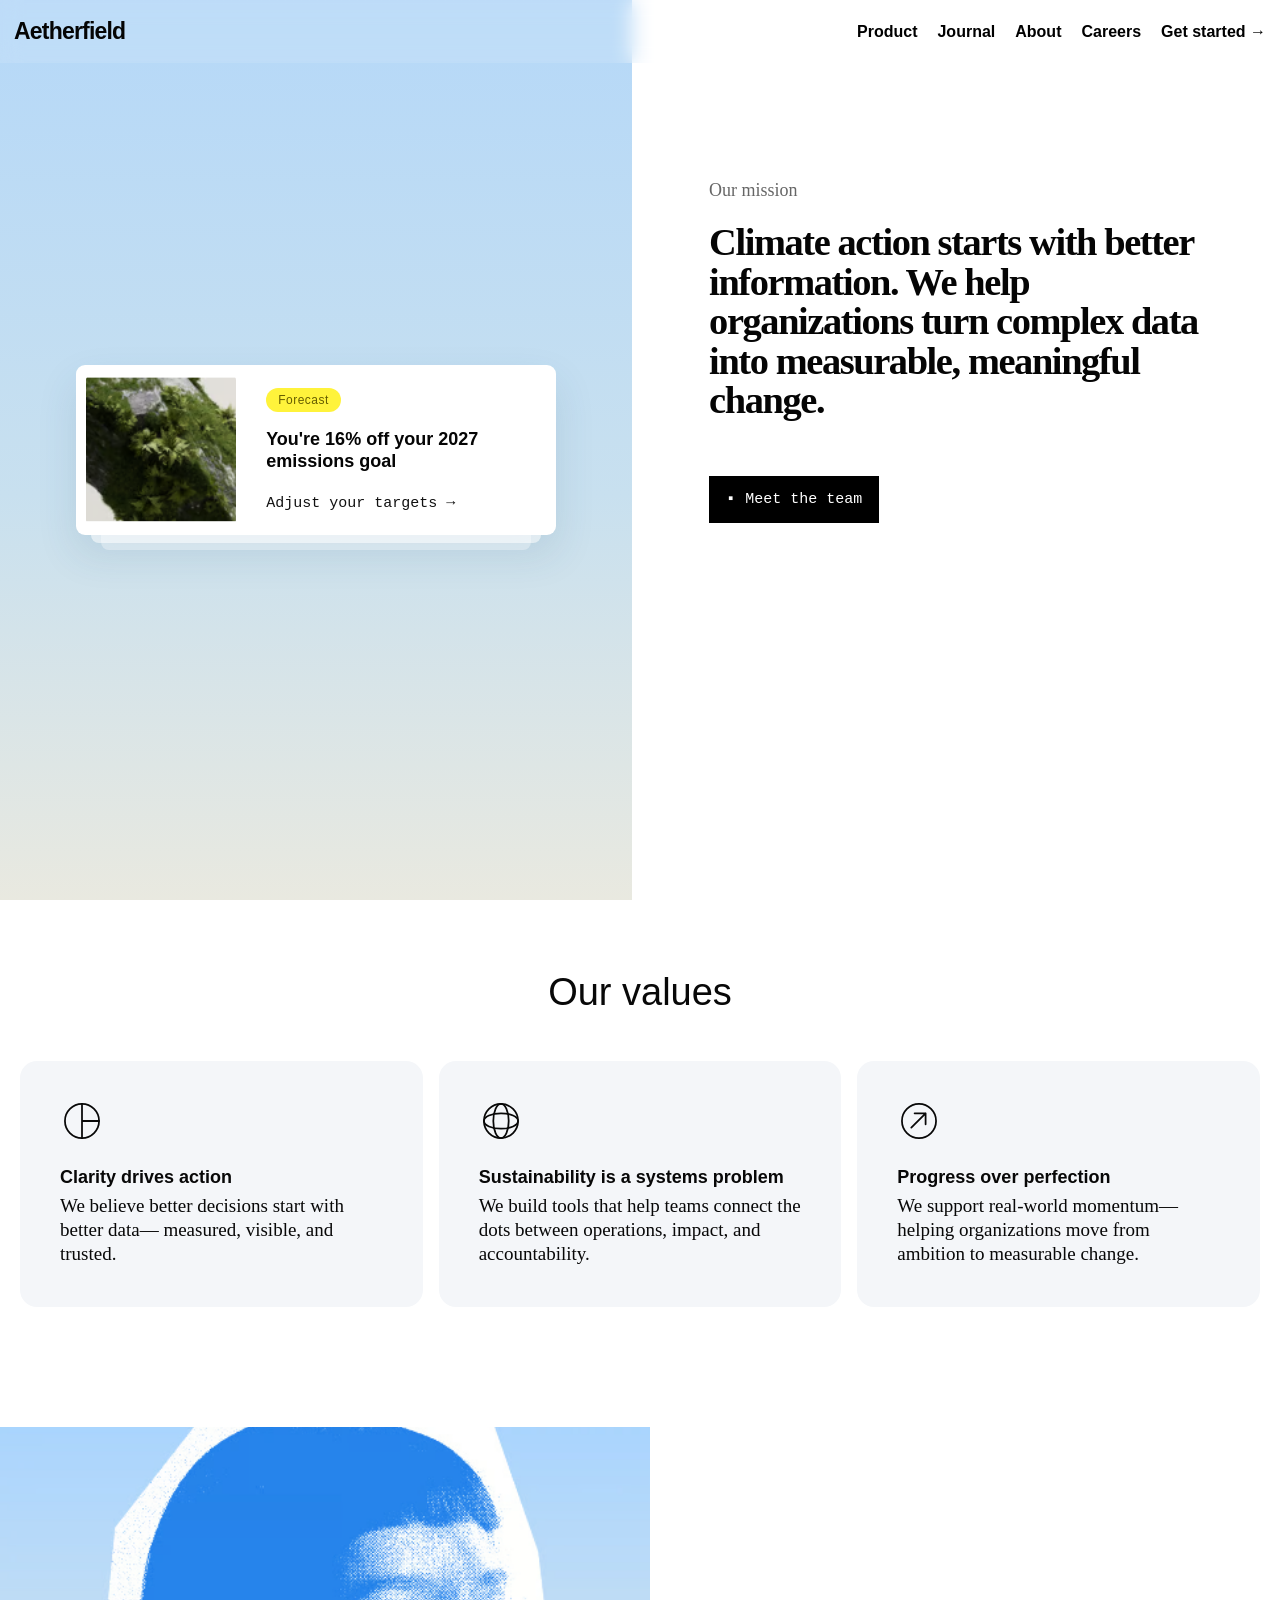
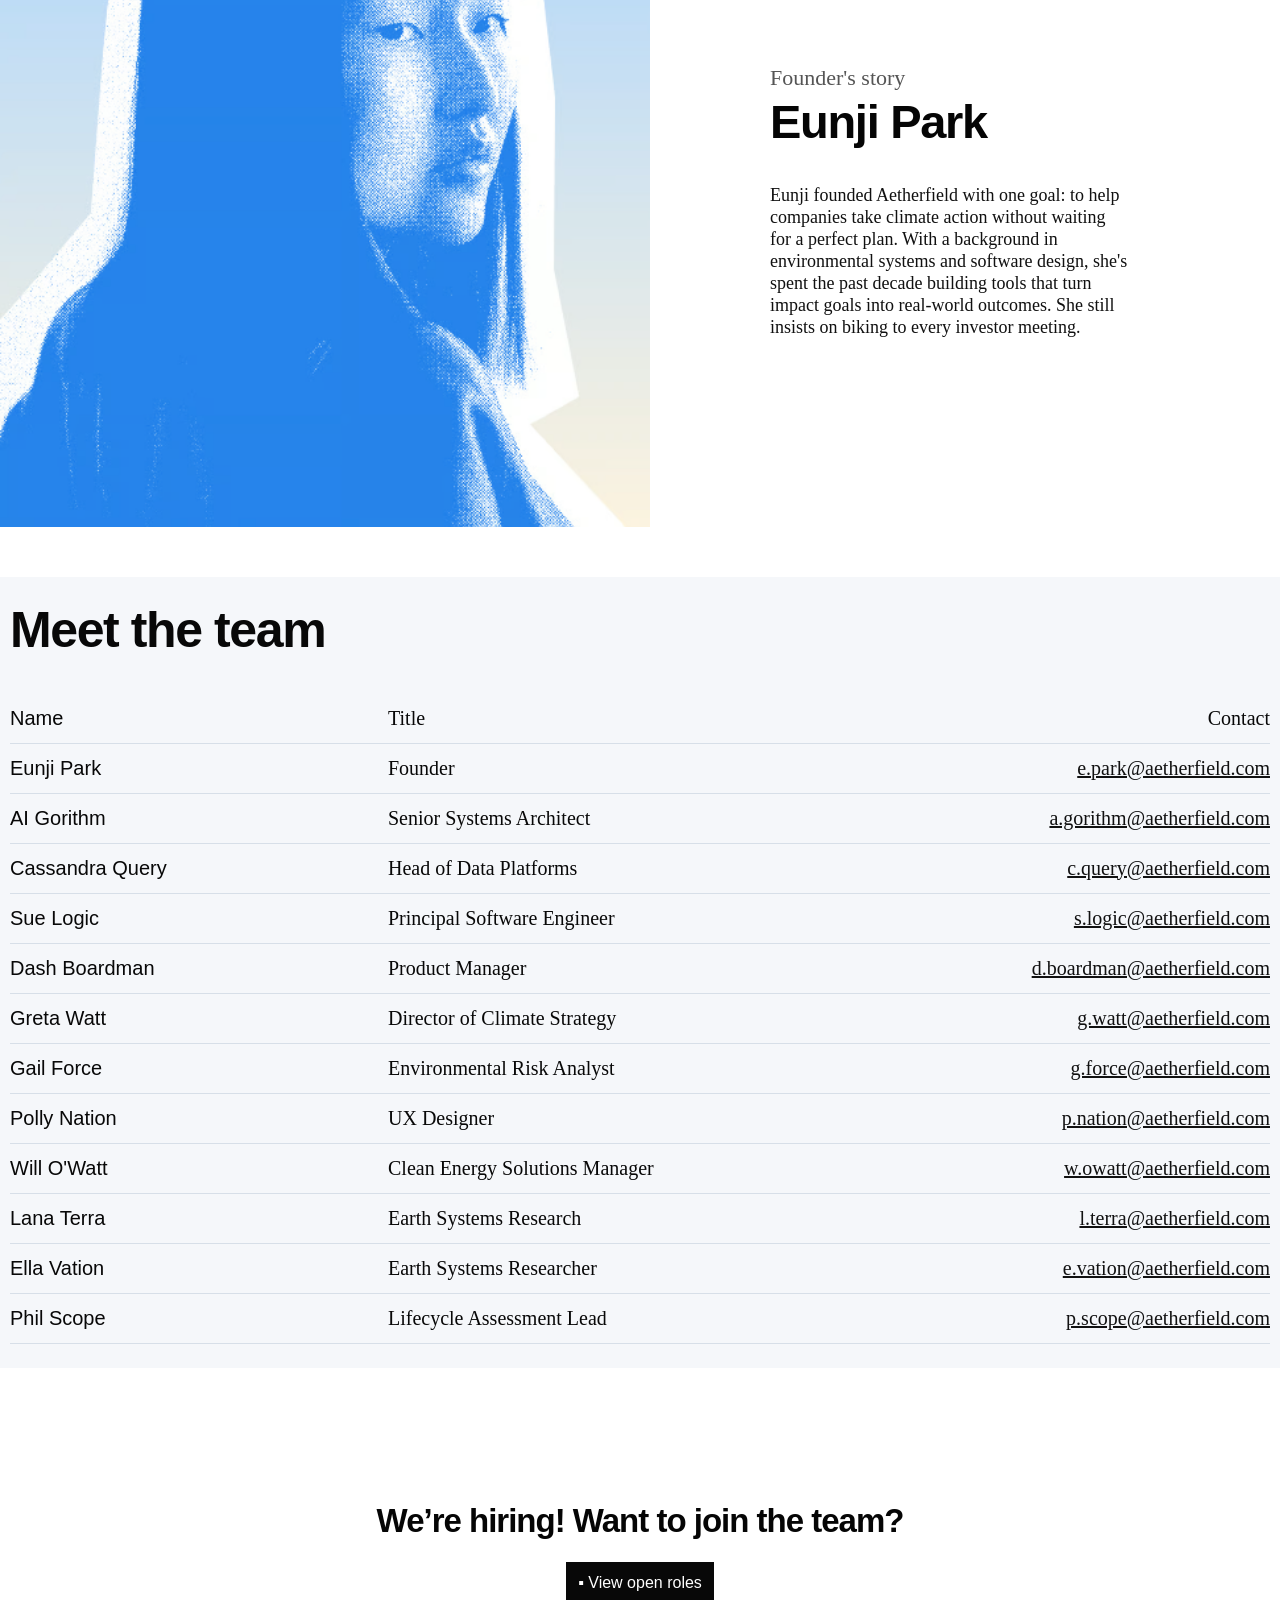
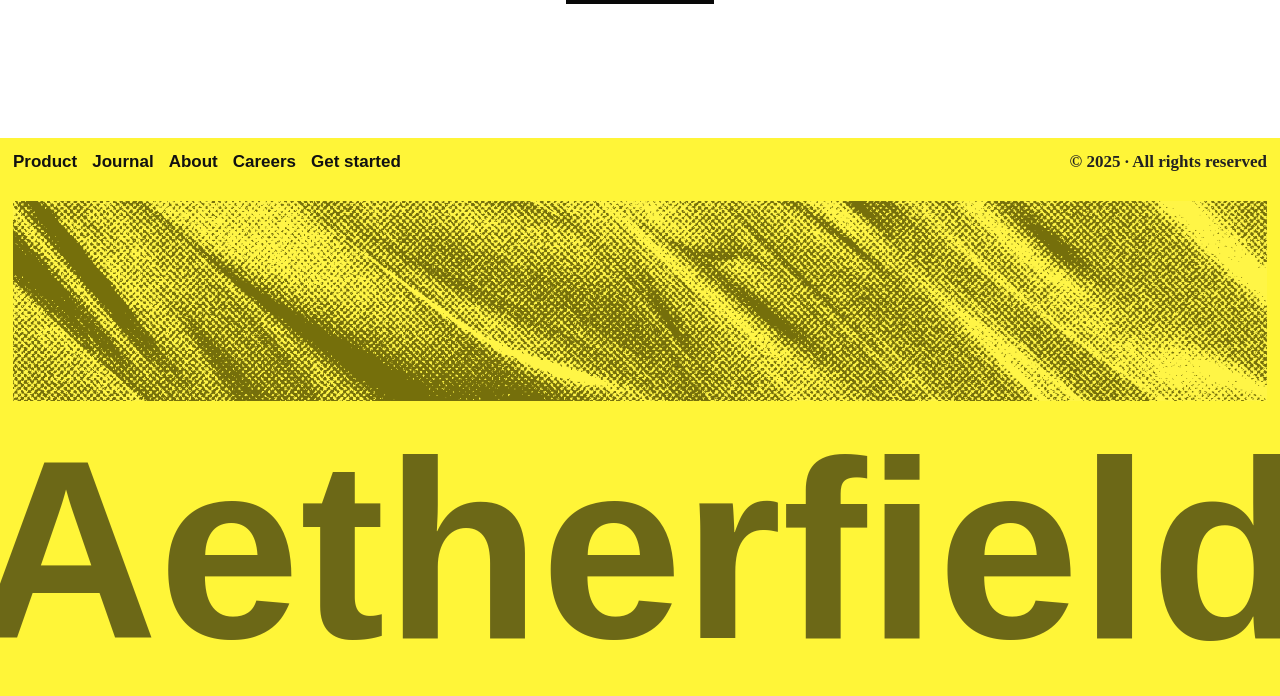
<file: about.html>
<!doctype html>
<html lang="en">
  <head>
    <meta charset="UTF-8" />
    <meta name="viewport" content="width=device-width, initial-scale=1.0" />

    <title>Aetherfield | About</title>

    <!-- Existing website styles -->
    <link rel="stylesheet" href="style.css" />

    <!-- Styles for the about page -->
    <link rel="stylesheet" href="about.css" />
  </head>
  <body>
<header class="header">
      <div class="header-container">
        <div class="logo">Aetherfield</div>
        <input type="checkbox" id="menu-toggle" class="menu-toggle" />

        <label for="menu-toggle" class="hamburger">
          <span></span>
          <span></span>
          <span></span>
        </label> 
        <nav class="nav-button">
          <a href="index.html">Product</a>
          <a href="journal.html">Journal</a>
          <a href="about.html">About</a>
          <a href="career.html">Careers</a>
          <a href="#">Get started →</a>
        </nav>
    </header>
    
    <main class="about-page">
      <section class="about-hero">
        <!-- LEFT SIDE -->
        <div class="hero-BG">
            <div class="impact-card">
                 <img src="images.css/stone-grass.PNG">
                 <div class="impact-info">
                    <span class="status">Forecast</span>

        <h3>
          You're 16% off your 2027 emissions goal
        </h3>

        <a href="#product">Adjust your targets →</a>
                 </div>

            </div>
          
        </div>


         <!-- RIGHT SIDE -->

         <div class="hero-content">

    <span class="eyebrow">Our mission</span>

    <h1>
      Climate action starts with better information.
      We help organizations turn complex data into
      measurable, meaningful change.
    </h1>

    <a href="#team" class="hero-button">
      <span>▪</span> Meet the team
    </a>

  </div>

      </section>



<section class="our-values">
    <h2>Our values</h2>

    <div class="values-grid">

        <div class="value-card">
            <div class="value-icon">
                <svg viewBox="0 0 40 40" fill="none">
                    <circle cx="20" cy="20" r="15.5"
                        stroke="currentColor" stroke-width="1.6"/>
                    <path d="M20 4.5V35.5M20 20H35.5"
                        stroke="currentColor" stroke-width="1.6"/>
                </svg>
            </div>

            <h3>Clarity drives action</h3>
            <p>
                We believe better decisions start with better data—
                measured, visible, and trusted.
            </p>
        </div>

        <div class="value-card">
            <div class="value-icon">
                <svg viewBox="0 0 40 40" fill="none">
                    <circle cx="20" cy="20" r="15.5"
                        stroke="currentColor" stroke-width="1.6"/>
                    <ellipse cx="20" cy="20" rx="7" ry="15.5"
                        stroke="currentColor" stroke-width="1.6"/>
                    <ellipse cx="20" cy="20" rx="15.5" ry="7"
                        stroke="currentColor" stroke-width="1.6"/>
                </svg>
            </div>

            <h3>Sustainability is a systems problem</h3>
            <p>
                We build tools that help teams connect the dots
                between operations, impact, and accountability.
            </p>
        </div>

        <div class="value-card">
            <div class="value-icon">
                <svg viewBox="0 0 40 40" fill="none">
                    <circle cx="20" cy="20" r="15.5"
                        stroke="currentColor" stroke-width="1.6"/>
                    <path d="M13 26L26 13M16 13H26V23"
                        stroke="currentColor" stroke-width="1.6"/>
                </svg>
            </div>

            <h3>Progress over perfection</h3>
            <p>
                We support real-world momentum—helping
                organizations move from ambition to measurable change.
            </p>
        </div>

    </div>
</section>


<section class="founder-section">

    <!-- Left: Founder portrait -->
    <div class="founder-visual">
        <img
            src="images.css/founder.PNG"
            alt="Portrait of founder Eunji Park"
            class="founder-image"
        >
    </div>

    <!-- Right: Founder story -->
    <div class="founder-content">
        <span class="founder-eyebrow">Founder's story</span>

        <h2>Eunji Park</h2>

        <p>
            Eunji founded Aetherfield with one goal: to help companies
            take climate action without waiting for a perfect plan.
            With a background in environmental systems and software
            design, she's spent the past decade building tools that
            turn impact goals into real-world outcomes. She still
            insists on biking to every investor meeting.
        </p>
    </div>

</section>


<section class="team-section" id="team">

    <h2 class="team-heading">Meet the team</h2>

    <div class="team-table">

        <!-- Table header -->
        <div class="team-row team-header">
            <span>Name</span>
            <span>Title</span>
            <span>Contact</span>
        </div>

        <div class="team-row">
            <span>Eunji Park</span>
            <span>Founder</span>
            <a href="mailto:e.park@aetherfield.com">e.park@aetherfield.com</a>
        </div>

        <div class="team-row">
            <span>AI Gorithm</span>
            <span>Senior Systems Architect</span>
            <a href="mailto:a.gorithm@aetherfield.com">a.gorithm@aetherfield.com</a>
        </div>

        <div class="team-row">
            <span>Cassandra Query</span>
            <span>Head of Data Platforms</span>
            <a href="mailto:c.query@aetherfield.com">c.query@aetherfield.com</a>
        </div>

        <div class="team-row">
            <span>Sue Logic</span>
            <span>Principal Software Engineer</span>
            <a href="mailto:s.logic@aetherfield.com">s.logic@aetherfield.com</a>
        </div>

        <div class="team-row">
            <span>Dash Boardman</span>
            <span>Product Manager</span>
            <a href="mailto:d.boardman@aetherfield.com">d.boardman@aetherfield.com</a>
        </div>

        <div class="team-row">
            <span>Greta Watt</span>
            <span>Director of Climate Strategy</span>
            <a href="mailto:g.watt@aetherfield.com">g.watt@aetherfield.com</a>
        </div>

        <div class="team-row">
            <span>Gail Force</span>
            <span>Environmental Risk Analyst</span>
            <a href="mailto:g.force@aetherfield.com">g.force@aetherfield.com</a>
        </div>

        <div class="team-row">
            <span>Polly Nation</span>
            <span>UX Designer</span>
            <a href="mailto:p.nation@aetherfield.com">p.nation@aetherfield.com</a>
        </div>

        <div class="team-row">
            <span>Will O'Watt</span>
            <span>Clean Energy Solutions Manager</span>
            <a href="mailto:w.owatt@aetherfield.com">w.owatt@aetherfield.com</a>
        </div>

        <div class="team-row">
            <span>Lana Terra</span>
            <span>Earth Systems Research</span>
            <a href="mailto:l.terra@aetherfield.com">l.terra@aetherfield.com</a>
        </div>

        <div class="team-row">
            <span>Ella Vation</span>
            <span>Earth Systems Researcher</span>
            <a href="mailto:e.vation@aetherfield.com">e.vation@aetherfield.com</a>
        </div>

        <div class="team-row">
            <span>Phil Scope</span>
            <span>Lifecycle Assessment Lead</span>
            <a href="mailto:p.scope@aetherfield.com">p.scope@aetherfield.com</a>
        </div>

    </div>

</section>


<section class="cta">
<div class="cta-containerr">
    <div class="cta-content">
        <h2>
            We’re hiring! Want to join the team?
        </h2>

        <a href="#" class="final-cta-button">
            <span>▪</span>
            View open roles
        </a>
    </div>
</div>
</section>

<footer class="site-footer">
   <!-- TOP FOOTER BAR -->
   <div class="footer-top">
      <nav class="footer-nav">

            <a href="#product">Product</a>

            <a href="#journal">Journal</a>

            <a href="#about">About</a>

            <a href="#careers">Careers</a>

            <a href="#contact">Get started</a>

        </nav>

        <div class="footer-copyright">
            © 2025 · All rights reserved
        </div>
   </div>

    <!-- IMAGE / TEXTURE -->
     <div class="footer-texture">
      <img src="images.css/fabric-texture.PNG">
     </div>

     <!-- HUGE-BRAND-NAME --> 
      <div class="brand-name">
         <h2>
            Aetherfield
        </h2>

      </div>
</footer>

    </main>
  </body>
    
</html>
</file>
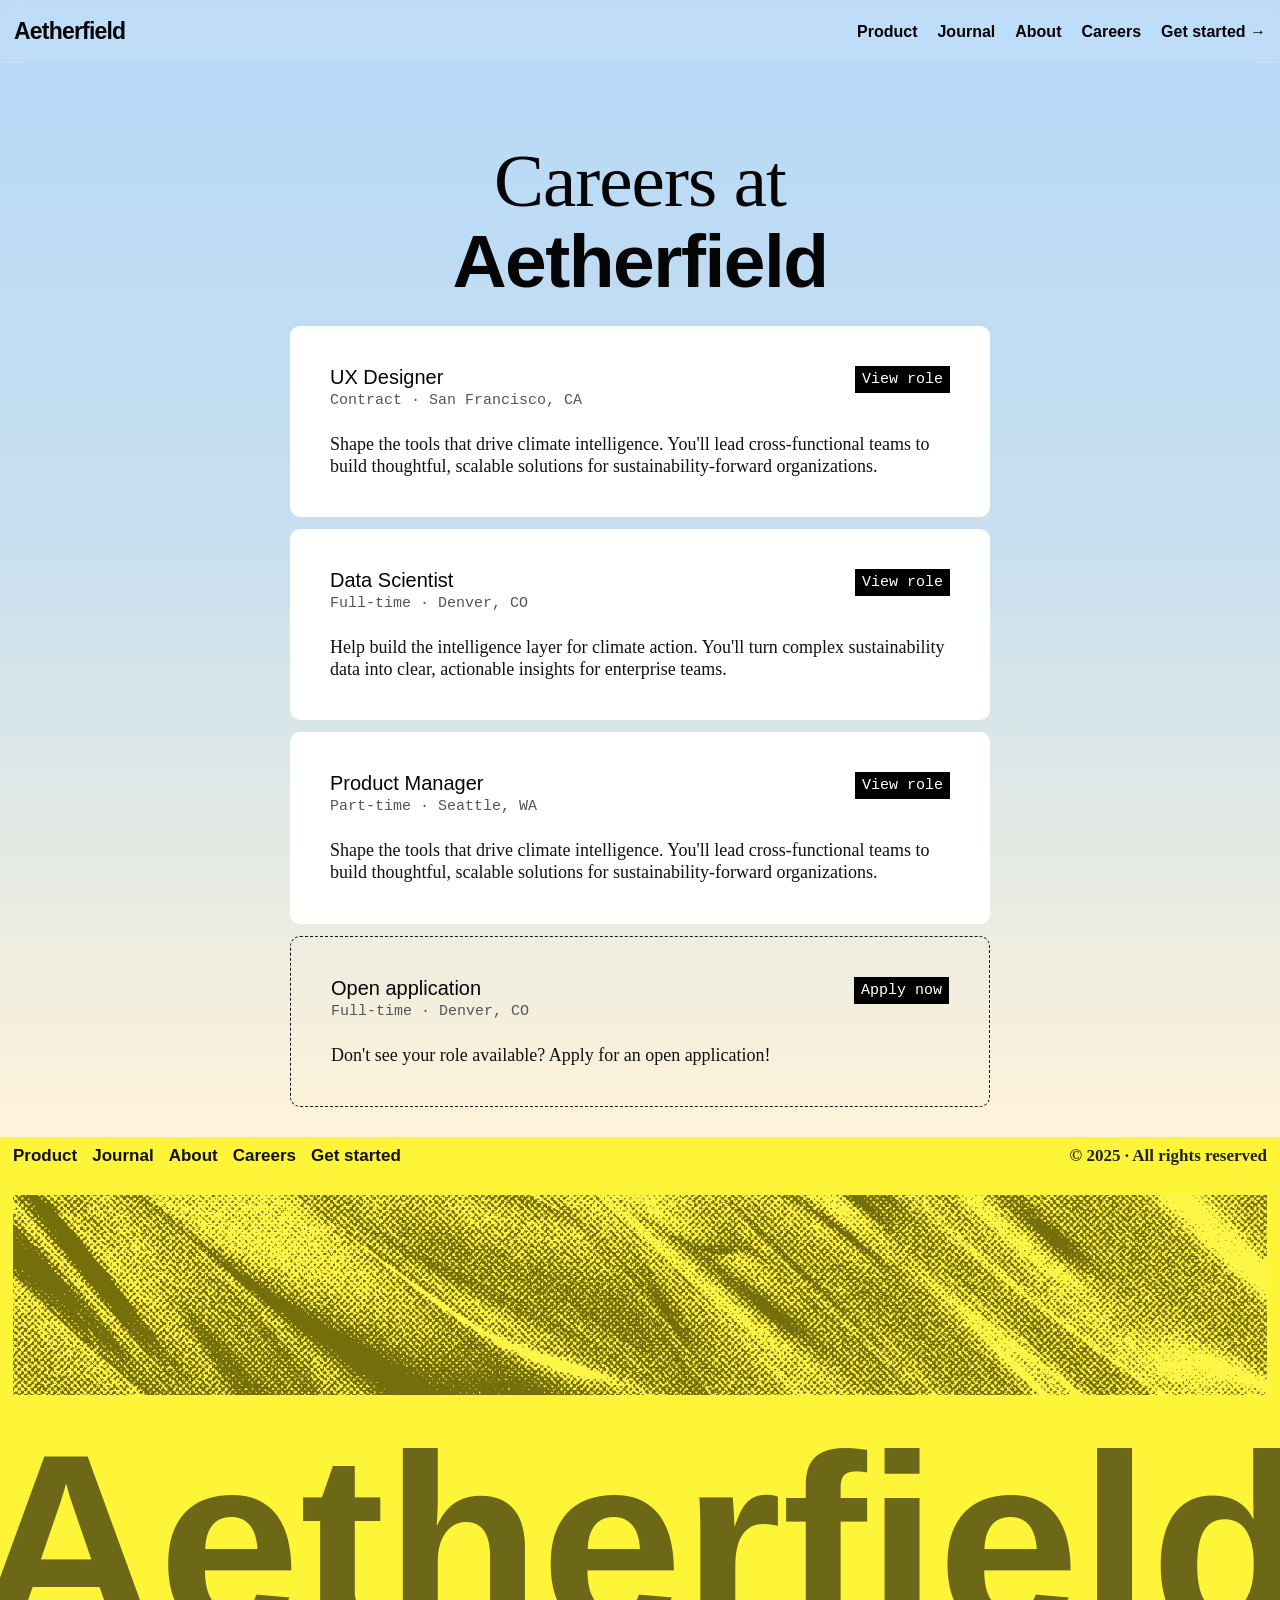
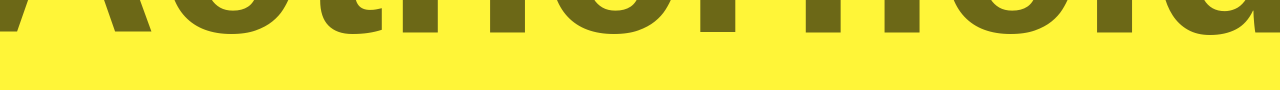
<file: career.html>
<!doctype html>
<html lang="en">
<head>
    <meta charset="UTF-8" />
    <meta name="viewport" content="width=device-width, initial-scale=1.0" />

    <title>Aetherfield | Career</title>

    <!-- Existing website styles -->
    <link rel="stylesheet" href="style.css" />

    <!-- Styles for the about page -->
    <link rel="stylesheet" href="career.css" />
  </head>
  <body>
<header class="header">
      <div class="header-container">
        <div class="logo">Aetherfield</div>
        <input type="checkbox" id="menu-toggle" class="menu-toggle" />

        <label for="menu-toggle" class="hamburger">
          <span></span>
          <span></span>
          <span></span>
        </label> 
        <nav class="nav-button">
          <a href="index.html">Product</a>
          <a href="journal.html">Journal</a>
          <a href="about.html">About</a>
          <a href="career.html">Careers</a>
          <a href="#">Get started →</a>
        </nav>
    </header>
  <body>
    
<section class="careers-section">

    <div class="careers-container">

        <h2 class="careers-heading">
            <span>Careers at</span>
            Aetherfield
        </h2>

        <!-- Job 1 -->
        <article class="job-card">
            <div class="job-top">
                <div>
                    <h3>UX Designer</h3>
                    <p class="job-meta">Contract · San Francisco, CA</p>
                </div>
                <a href="#apply" class="job-button">View role</a>
            </div>

            <p class="job-description">
                Shape the tools that drive climate intelligence.
                You'll lead cross-functional teams to build thoughtful,
                scalable solutions for sustainability-forward organizations.
            </p>
        </article>

        <!-- Job 2 -->
        <article class="job-card">
            <div class="job-top">
                <div>
                    <h3>Data Scientist</h3>
                    <p class="job-meta">Full-time · Denver, CO</p>
                </div>
                <a href="#apply" class="job-button">View role</a>
            </div>

            <p class="job-description">
                Help build the intelligence layer for climate action.
                You'll turn complex sustainability data into clear,
                actionable insights for enterprise teams.
            </p>
        </article>

        <!-- Job 3 -->
        <article class="job-card">
            <div class="job-top">
                <div>
                    <h3>Product Manager</h3>
                    <p class="job-meta">Part-time · Seattle, WA</p>
                </div>
                <a href="#apply" class="job-button">View role</a>
            </div>

            <p class="job-description">
                Shape the tools that drive climate intelligence.
                You'll lead cross-functional teams to build thoughtful,
                scalable solutions for sustainability-forward organizations.
            </p>
        </article>

        <!-- Open application -->
        <article class="job-card open-application" id="apply">
            <div class="job-top">
                <div>
                    <h3>Open application</h3>
                    <p class="job-meta">Full-time · Denver, CO</p>
                </div>
                <a href="mailto:careers@aetherfield.com"
                   class="job-button">
                    Apply now
                </a>
            </div>

            <p class="job-description">
                Don't see your role available? Apply for an open application!
            </p>
        </article>

    </div>

</section>
<footer class="site-footer">
   <!-- TOP FOOTER BAR -->
   <div class="footer-top">
      <nav class="footer-nav">

            <a href="#product">Product</a>

            <a href="#journal">Journal</a>

            <a href="#about">About</a>

            <a href="#careers">Careers</a>

            <a href="#contact">Get started</a>

        </nav>

        <div class="footer-copyright">
            © 2025 · All rights reserved
        </div>
   </div>

    <!-- IMAGE / TEXTURE -->
     <div class="footer-texture">
      <img src="images.css/fabric-texture.PNG">
     </div>

     <!-- HUGE-BRAND-NAME --> 
      <div class="brand-name">
         <h2>
            Aetherfield
        </h2>

      </div>
</footer>

  </body>
</html>
</file>
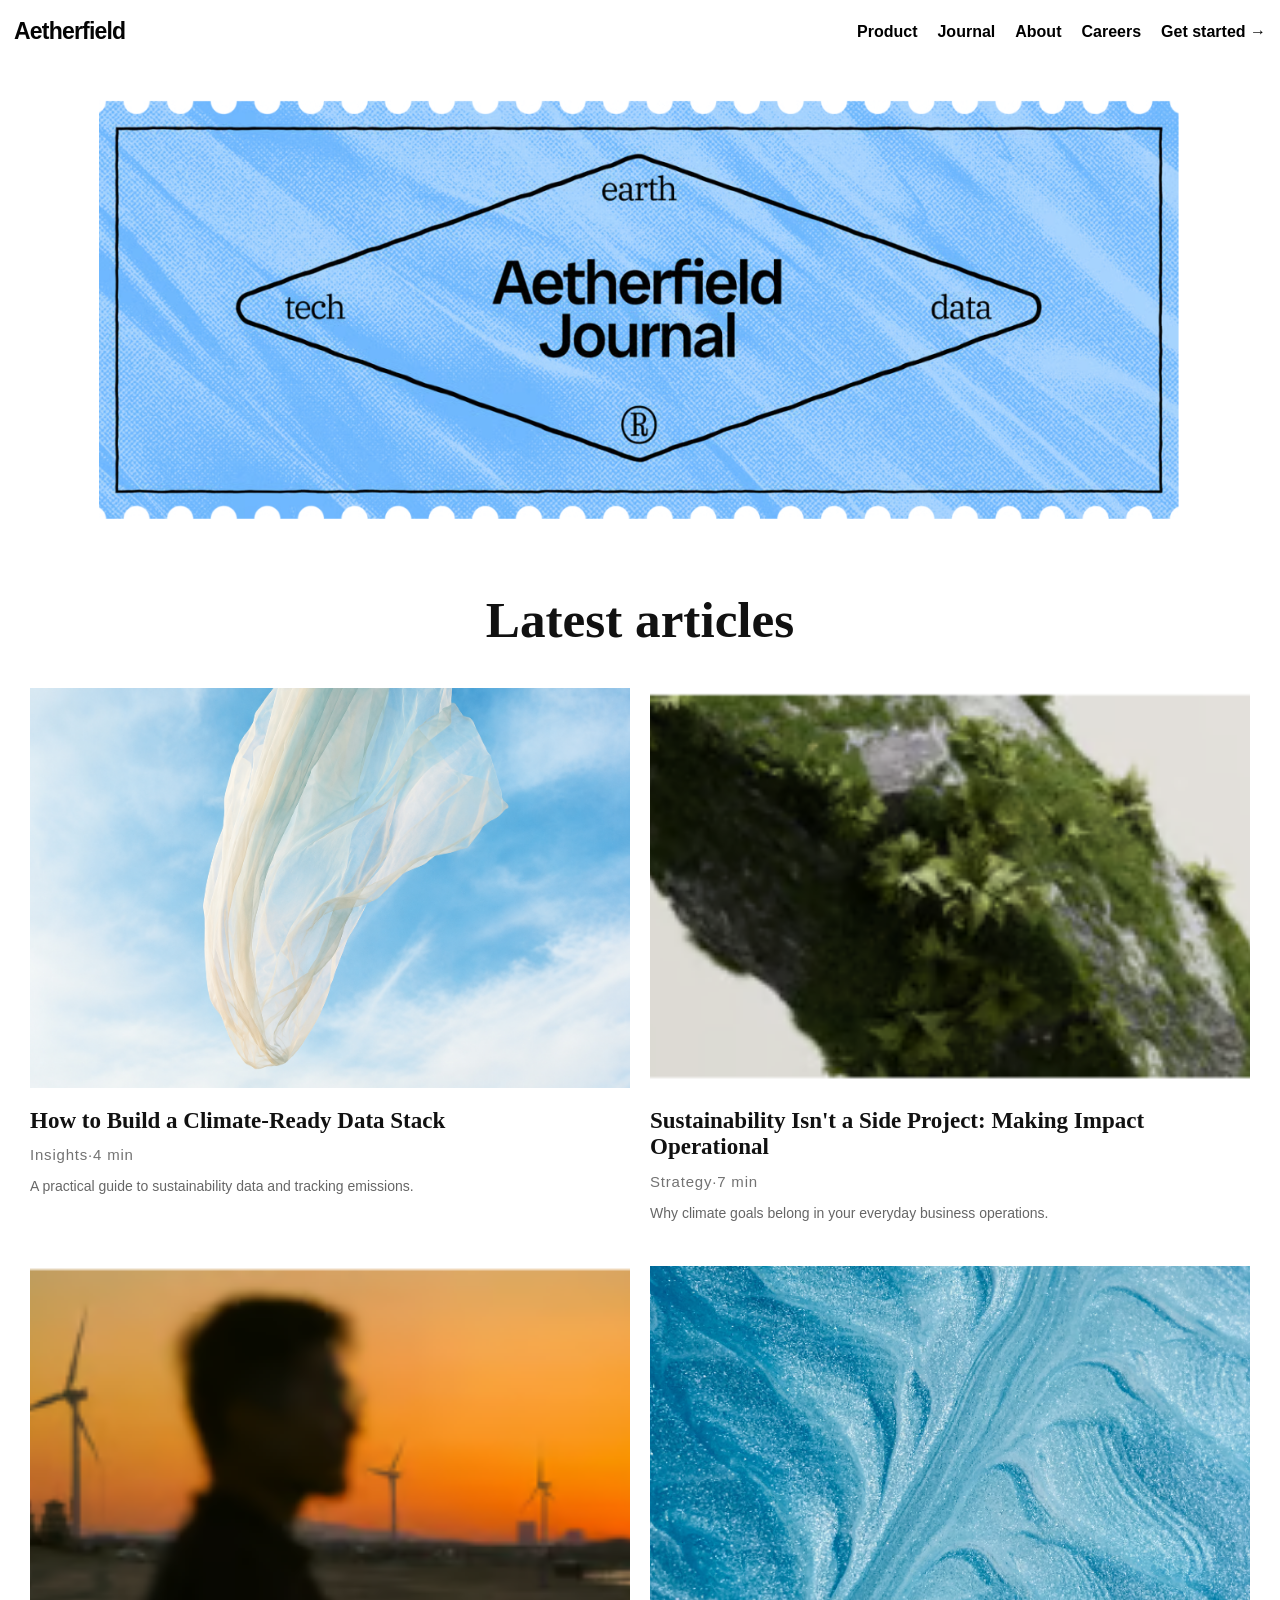
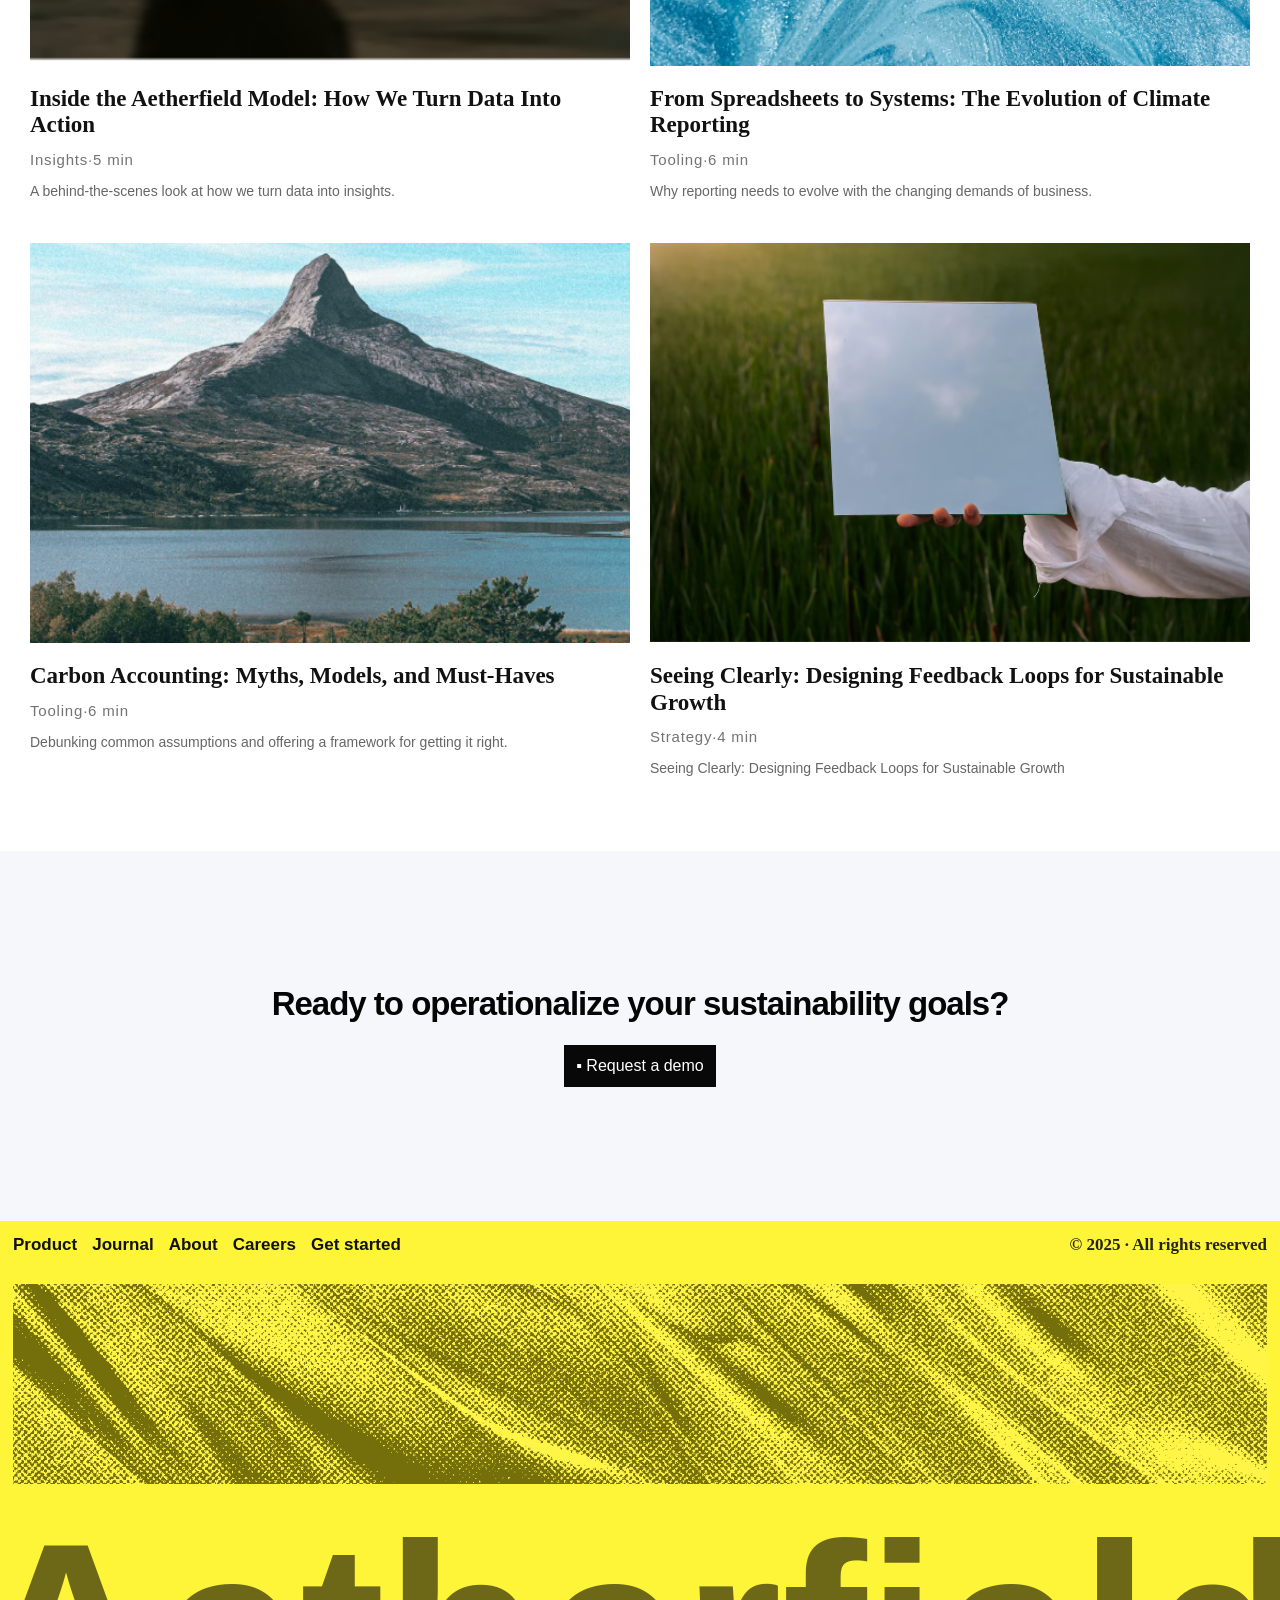
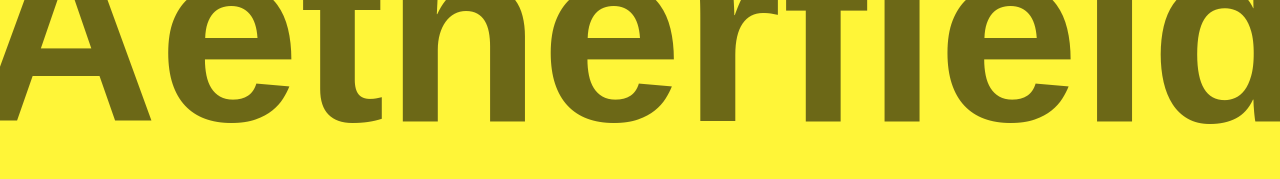
<file: journal.html>
<!doctype html>
<html lang="en">
  <head>
    <meta charset="UTF-8" />
    <meta name="viewport" content="width=device-width, initial-scale=1.0" />

    <title>Aetherfield | Journal</title>

    <!-- Existing website styles -->
    <link rel="stylesheet" href="style.css" />

    <!-- Styles for the Journal page -->
    <link rel="stylesheet" href="journal.css" />
  </head>
  <body>
    <header class="header">
      <div class="header-container">
        <div class="logo">Aetherfield</div>
        <input type="checkbox" id="menu-toggle" class="menu-toggle" />

        <label for="menu-toggle" class="hamburger">
          <span></span>
          <span></span>
          <span></span>
        </label>
        <nav class="nav-button">
          <a href="index.html">Product</a>
          <a href="journal.html">Journal</a>
          <a href="about.html">About</a>
          <a href="career.html">Careers</a>
          <a href="#">Get started →</a>
        </nav>
    </header>
  <main class="journal-page">

 <section class="journal-hero">
       <img src="images.css/png.PNG">
    </section>

    <section class="lattest-article">
        <h2>Latest articles</h2>
    <div class="article-grid">
       <article class="article-card">
         <img src="images.css/Ethereal Veil Drifting Through Sky.png" alt="Clouds above the earth">
        <h3>How to Build a Climate-Ready Data Stack</h3>
        <span>Insights·4 min</span>
        <p>A practical guide to sustainability data and tracking emissions.</p>
       </article>

             <article class="article-card">
        <img src="images.css/stone-grass.PNG" alt="Green moss-covered rock">
        <h3>Sustainability Isn't a Side Project: Making Impact Operational</h3>
        <span>Strategy·7 min</span>
        <p>Why climate goals belong in your everyday business operations.</p>
      </article>


       <article class="article-card">
        <img src="images.css/evening-man.PNG" alt="Wind turbines at sunset">
        <h3>Inside the Aetherfield Model: How We Turn Data Into Action</h3>
        <span>Insights·5 min</span>
        <p>A behind-the-scenes look at how we turn data into insights.</p>
      </article>

      <article class="article-card">
        <img src="images.css/blue-abstract.PNG" alt="Blue abstract water texture">
        <h3>From Spreadsheets to Systems: The Evolution of Climate Reporting</h3>
        <span>Tooling·6 min</span>
        <p>Why reporting needs to evolve with the changing demands of business.</p>
      </article>

   <article class="article-card">
        <img src="images.css/myths.PNG" alt="Mountain">
        <h3>Carbon Accounting: Myths, Models, and Must-Haves</h3>
        <span>Tooling·6 min</span>
        <p>Debunking common assumptions and offering a framework for getting it right.</p>
      </article>


      <article class="article-card">
        <img src="images.css/paper.PNG" alt="Green-grass">
        <h3>Seeing Clearly: Designing Feedback Loops for Sustainable Growth</h3>
        <span>Strategy·4 min</span>
        <p>Seeing Clearly: Designing Feedback Loops for Sustainable Growth</p>
      </article>
    </div>
    </section>
<section class="cta">
<div class="cta-container">
    <div class="cta-content">
        <h2>
            Ready to operationalize your sustainability goals?
        </h2>

        <a href="#" class="final-cta-button">
            <span>▪</span>
            Request a demo
        </a>
    </div>
</div>
</section>

<footer class="site-footer">
   <!-- TOP FOOTER BAR -->
   <div class="footer-top">
      <nav class="footer-nav">

            <a href="#product">Product</a>

            <a href="#journal">Journal</a>

            <a href="#about">About</a>

            <a href="#careers">Careers</a>

            <a href="#contact">Get started</a>

        </nav>

        <div class="footer-copyright">
            © 2025 · All rights reserved
        </div>
   </div>

    <!-- IMAGE / TEXTURE -->
     <div class="footer-texture">
      <img src="images.css/fabric-texture.PNG">
     </div>

     <!-- HUGE-BRAND-NAME --> 
      <div class="brand-name">
         <h2>
            Aetherfield
        </h2>

      </div>
</footer>
  </main>
  </body>
</html>
</file>
<file: style.css>
*{
    margin: 0;
    padding: 0;
    box-sizing: border-box;
}
html {
    scroll-behavior: smooth;
}
body{
        font-family: Arial, Helvetica, sans-serif;
    color: #050505;
    background: #ffffff;
}

.header{
    position: fixed;
    top: 0;
    left: 0;
    width: 100%;
    z-index: 1000;

    background: rgba(255, 255, 255, 0.12);
    backdrop-filter: blur(10px);
    -webkit-backdrop-filter: blur(15px);
    border-bottom: 1px solid rgba(255, 255, 255, o.2);
    transition: background 0.3s ease;
}
.header-container{
    position: relative;
    display: flex;
    justify-content: space-between;
    align-items: center;
    padding: 20px 14px;
    gap: 80px;
}

#menu-toggle {
    position: absolute;
    opacity: 0;
    pointer-events: none;
}

/* Hamburger icon */
.hamburger {
    display: none;
    flex-direction: column;
    gap: 6px;
    cursor: pointer;
    z-index: 20;
}

.hamburger span {
    display: block;
    width: 28px;
    height: 3px;
    background: white;
    border-radius: 5px;

    transition: transform 0.3s ease, opacity 0.3s ease;
}


.logo{
font-size: 23px;
font-weight: 900;
letter-spacing: -0.8px;
    line-height: 1;
}
.nav-button{
    display: flex;
    align-items: center;
    gap: 20px;
    text-decoration: none;
    border-bottom: none;
}
.nav-button a {
    font-size: 16px;
    white-space: nowrap;
    transition: opacity 0.2s ease;
    text-decoration: none;
    color: black;
    font-weight: 700;
  
}

.nav-button :hover{
    opacity: 0.55;
}
.hero-section{
position: relative;
display: flex;
    flex-direction: column;
    align-items: center;
     min-height: 600px;
    padding: 80px 24px 0;
    overflow: visible;

 background: linear-gradient(
        180deg,
        #add5f8 0%,
        #d0e2ed 48%,
        #fff3dc 100%)  
}
.hero-content{
    position: relative;
    text-align: center;
    z-index: 2;
    width: 100%;
    max-width: 800px;
}
.hero-content h1{
      font-family: Georgia, "Times New Roman", serif;
    font-size: clamp(80px, 5vw, 60px);
    font-weight: 400;
    line-height: 1;
    letter-spacing: -2.5px;
    margin-top: 80px;
}
.hero-content p{
  margin-top: 20px;
    font-family: Georgia, "Times New Roman", serif;
    font-size: 19px;
    line-height: 1.6;
    font-weight: 500;
}
.hero-buttons{
    display: flex;
    justify-content: center;
    align-items: center;
    gap: 16px;
    flex-wrap: wrap;
    margin-top: 20px;
}
.hero-buttons a {
background-color: #050505;
    padding: 14px 18px;
    text-decoration: none;
    color: #ffffff;
    display: inline-flex;
    align-items: center;
    justify-content: center;
    gap: 7px;
    transition:
        background 0.25s ease,
        color 0.25s ease,
        transform 0.25s ease;
  
    font-family: monospace;
    font-size: 15px;
}
.dash-board-wrapper{
    position: relative;
     background: #f0f4f7;
    border-radius: 17px;
     border: 1px solid #111111;
         width: 100%;
    max-width: 768px;
     margin: 30px auto -170px;
     padding: 30px 16px 16px;
}


.dash-board-headings{
    margin-top: 0;
    margin-bottom: 14px;

}
.dash-board-headings h2{
    font-size: 20px;
    font-weight: 600;
    line-height: 1.25;
}
.dash-board-headings p{
    margin-top: 2px;
    color: #777777;
    font-family: Georgia, "Times New Roman", serif;
    font-size: 17px;
    font-weight: 500;
    line-height: 1.25;
}

/* THREE CARDS IN ONE ROW */
.metrics {
    display: grid;
    grid-template-columns: repeat(3, minmax(0, 1fr));
    gap: 7px;
    width: 100%;
    margin-top: 0;
}

/* SHARED CARD STYLING */
.metric-cards {
    position: relative;
    min-width: 0;
    height: 96px;
    padding: 8px;
    background: #ffffff;
    border-radius: 5px;
    overflow: hidden;
}

/* SMALL LABEL AT THE TOP */
.metric-cards small {
    display: block;
    font-family: monospace;
    font-size: 9px;
    line-height: 1.2;
}

/* CARD 1: EMISSIONS */

.emissions-card .yellow-square {
    position: absolute;
    top: 8px;
    right: 8px;
    width: 48%;
    height: 74px;
    background: #fff538;
}


.emissions-card .emissions-number {
    position: absolute;
    left: 8px;
    bottom: 5px;
    font-size: 23px;
    line-height: 1;
    z-index: 1;
}

/* CARD 2: ENERGY */
.energy-card .star {
    position: absolute;
    top: 4px;
    right: 8px;
    font-size: 25px;
    line-height: 1;
    font-weight: 300;
}

.energy-bottom {
    position: absolute;
    left: 8px;
    right: 8px;
    bottom: 5px;
    display: flex;
    justify-content: space-between;
    align-items: baseline;
    gap: 5px;
}

.energy-value {
    display: flex;
    align-items: baseline;
    gap: 4px;
    min-width: 0;
}

.energy-value strong {
    font-size: 23px;
    line-height: 1;
    font-weight: 600;
}

.energy-value .unit {
    font-size: 8px;
    color: #777777;
}

.energy-bottom .increase {
    font-size: 9px;
    color: #1677ff;
    white-space: nowrap;
}
.months{
    position: absolute;
      right: 0;
    bottom: 0;
    left: 26px;
    display: flex;
    justify-content: space-around;
    color: #777;
    font-family: Arial, sans-serif;
    font-size: 9px;
}
.chart-card{
     position: relative;
    width: 100%;
    height: 244px;
    margin-top: 9px;
    padding: 14px;
    background: #fff;
    border-radius: 6px;
    overflow: hidden;
}
.chart-card small{
     display: block;
    font-family: monospace;
    font-size: 12px;
    margin-bottom: 14px;
}
.chart{
position: relative;
    height: calc(100% - 34px);
    padding-left: 26px;
    padding-bottom: 24px;

}


.y-axis {
    position: absolute;
    top: 5px;
    bottom: 24px;
    left: 0;
    width: 20px;

    font-family: monospace;
    font-size: 9px;
    color: #777;
}
.y-axis span {
    position: absolute;
    left: 0;
    transform: translateY(-50%);
}
.y-axis span:nth-child(1) {
    top: 0;
    transform: translateY(0);
}

.y-axis span:nth-child(2) {
    top: 33.333%;
}

.y-axis span:nth-child(3) {
    top: 66.666%;
}

.y-axis span:nth-child(4) {
    top: 100%;
    transform: translateY(-100%);
}


.grid {
    position: absolute;
    top: 5px;
    bottom: 24px;
    left: 26px;
    right: 0;

    background-image: linear-gradient(
        to bottom,
        #c5c9cc 1px,
        transparent 1px
    );

    background-size: 100% 33.333%;
    background-repeat: repeat-y;
}
.bars {
    position: absolute;
    top: 5px;
    right: 0;
    bottom: 24px;
    left: 26px;

    display: flex;
    align-items: flex-end;
    justify-content: space-between;
    gap: 5px;
}

.bars span{
    position: relative;
    display: block;
    flex: 1 1 0;
    min-width: 1px;
    max-width: 3px;

    background: #080808;
}
.bars .peak b {
    position: absolute;
    top: -18px;
    left: 50%;
    transform: translateX(-50%);

    padding: 2px 5px;
    border-radius: 10px;

    background: #fff538;
    color: #111;
    font-family: monospace;
    font-size: 9px;
    font-weight: 400;
    white-space: nowrap;
}



/* CARD 3: FORECAST */
.forecast-card {
    display: flex;
    align-items: stretch;
    gap: 9px;
    padding: 7px;
}

.forest-image {
    flex: 0 0 36%;
    min-width: 0;
    height: 100%;
    border-radius: 3px;
    background-image: url("forest.jpg");
    background-size: cover;
    background-position: center;
}
.forest-image img{
    width: 100%;
height: 100%;
overflow: hidden;
}


.forecast-content {
    position: relative;
    flex: 1;
    min-width: 0;
    display: flex;
    flex-direction: column;
    align-items: flex-start;
    justify-content: space-between;
    padding: 0 0 2px;
}

.forecast-label {
    display: inline-block;
    padding: 3px 7px;
    border-radius: 20px;
    background: #fff538;
    font-size: 9px;
    line-height: 1;
    white-space: nowrap;
}

.forecast-content p {
    font-size: 11px;
    line-height: 1.2;
    overflow-wrap: anywhere;
}

.forecast-content p strong {
    font-weight: 700;
}

.features-section {
    
    
    padding: 75px 0;
    background: #fff;
    width: 100%;
    max-width: 1270px;
    margin: 0 auto;
}
.section-heading{
    margin-bottom: 28px;
    text-align: center;
    font-size: clamp(25px, 3vw, 20px);
    line-height: 1.05;
    font-weight: 500;
    letter-spacing: -1.2px;
}
.features-content{
     width: 100%;
    max-width: 1270px;
    margin: 0 auto;
    display: grid;
     grid-template-columns: 1.1fr 0.9fr;
    gap: 40px;
    align-items: center;
}
.feature-image{
    position: relative;
        min-width: 0;
    height: 550px;

    
    overflow: hidden;
    background: linear-gradient(
        145deg,
        #dce8d8,
        
    );
}
.feature-image img {
    display: block;
    width: 100%;
    height: 100%;
    object-fit: cover;
    object-position: center;
}
.floating-card {
    position: absolute;

    /* Center horizontally */
    left: 50%;
    transform: translateX(-50%);

    /* Center vertically */
    top: 50%;
    transform: translate(-50%, -50%);

    width: min(460px, calc(100% - 32px));

    min-width: 0;
    padding: 7px;

    background: #ffffff;
    border: 1px solid #e5e5e5;
    border-radius: 8px;
    box-shadow: 0 12px 35px rgb(0 0 0 / 10%);
}

.floating-card-top,
.floating-card-bottom {
    display: flex;
    align-items: center;
    gap: 10px;
}
.floating-card-top {
    display: flex;
    justify-content: space-between;
    align-items: center;
    width: 100%;
    margin-bottom: 100px;
}

.floating-card-top span:first-child {
    font-size: 14px;
    font-weight: 600;
}

.floating-card-top .energy-icon {
    font-size: 14px;
    font-weight: 400;
}
.floating-card-bottom {
    display: flex;
    align-items: baseline;
    gap: 6px;
    width: 100%;

}

.energy-number {
    font-size: 36px;
    font-weight: 600;
    line-height: 1;
}

.energy-unit {
    font-size: 14px;
    position: relative;
    top: 2px;
}

.energy-change {
    margin-left: auto;
    color: #1680ff;
    font-size: 14px;
}
.right-column-content{
    display: grid;
    grid-template-columns: 1fr;
    min-height: 0;
    align-content: center;
}

.features-section{
    padding-top: 300px;
}
.feature-item{
    padding: 10px 0;
    border-top: 1px solid #dedede;
    padding-bottom: 30px;

}
.feature-top{
    display: flex;
    justify-content: space-between;
    align-items: center;
    gap: 10px;
}
.feature-top h3 {
    font-family: "Instrument Serif", Georgia, serif;
    font-size: 25px;
    font-weight: 400;
    padding-bottom: 20px;
}


.feature-top span {
    font-family: monospace;
    font-size: 12px;
    color: #888888;
    padding-bottom: 10px;
}

.feature-item p {
    
    font-size: 14px;
    line-height: 1.7;
    color: #666666;
}
.feature-button{
      display: inline-flex;
    align-items: center;
    gap: 10px;
    justify-self: start;
    margin-top: 20px;
    padding: 9px 16px;
    border: 1px solid #222222;
    color: white;
    text-decoration: none;
    font-size: 12px;
    transition: background 0.25s ease, color 0.25s ease;
    background: black;
}

.feature-button:hover {
    background: #111111;
    color: #ffffff;
}

.clarity-section{
     position: relative;
    overflow: hidden;

    padding-top: 80px;
    padding-bottom: 96px;

    background-color: #f3f0df;
    background-image: url("images.css/BACKGROUND.png");
    background-size: cover;
    background-position: center;
    background-repeat: no-repeat;
}
.clarity-container{
    position: relative;
  z-index: 1;
  width: 100%;
  max-width: 1280px;
  margin: 0 auto;
}
.clarity-heading{
     margin: 0 0 38px;
  text-align: center;
  font-size: clamp(70px, 4.5vw, 62px);
  line-height: 1.08;
  font-weight: 400;
  letter-spacing: -2.5px;
  color: #080808;
}
.clarity-heading span{
     display: block;
}
.clarity-cards{
      display: grid;
  grid-template-columns: repeat(3, minmax(0, 1fr));
  gap: 14px;
}
.clarity-card{
 min-width: 0;
  min-height: 200px;
  padding: 28px 32px;
  background-color: #fff;
  border-radius: 14px;
  color: #080808;
}
.clarity-icon{
    width: 50px;
  height: 50px;
  margin-bottom: 15px;
}
.clarity-icon svg {
  display: block;
  width: 100%;
  height: 100%;
}
.clarity-card h3 {
  margin: 0 0 5px;
  font-size: 20px;
  line-height: 1.35;
  font-weight: 600;
}


.clarity-card p {
  margin: 0;
  font-size: 19px;
  line-height: 1.45;
  font-weight: 400;
}
.case-study-section{
    padding: 80px 25px;
    background: #ffffff;

}
.case-study{
    width: 100%;
    max-width: 1000px;
    margin: 0 auto;
    padding: 16px;
     display: grid;
    grid-template-columns: 1.1fr 0.9fr;
    align-items: center;
    gap: 32px;

    background: #f4f7fb;
    border-radius: 14px;
}
.left-image {
    width: 100%;
    height: 300px;
    overflow: hidden;
    background: #add5f8;
    border-radius: 7px;
}
.left-image img {
    width: 100%;
    height: 100%;
    object-fit: cover;
}
.right-content{
     padding: 12px 8px;
}
.right-content h3 {
    margin-bottom: 20px;
    font-size: 20px;
    font-weight: 600;
    line-height: 1.4;
}

.right-content p {
    font-family: Georgia, "Times New Roman", serif;
    font-size: 19px;
    line-height: 1.5;
    margin-top: 10px;
}

.case-study-button {
  display: inline-block;
  padding: 10px 17px;
  background-color: #111;
  color: #fff;
  text-decoration: none;
  font-size: 12px;
  font-weight: 500;
  border: 1px solid #111;
  
  transition: all 0.3s ease;
  margin-top: 30px;
}

.case-study-button:hover {
  background-color: transparent;
  color: #111;
  transform: translateY(-2px);
}

.Journal{
    padding: 12px 35px 80px;
    background: #ffffff;
}
.journal-layout{
    width: 100%;
    max-width: 920px;
   
    display: grid;
    grid-template-columns: 0.9fr 1.1fr;
    
    align-items: start;
}
.journal-content{
    position: sticky;
    top: 30px;
    padding-top: 10px;
}
.journal-content h2{
    margin-bottom: 30px;
    font-size: 40px;
    font-weight: 600;
    letter-spacing: -1px;
    margin-left: 140px;
}
.journal-article{
    padding: 18px 0;

    display: grid;
    grid-template-columns: 132px minmax(0, 1fr);
    gap: 50px;
    align-items: start;

    border-top: 1px solid #d7dfeb;
}
.journal-article:last-of-type {
    border-bottom: 1px solid #d7dfeb;
}

.journal-article img {
    width: 170px;
    height: 100px;
    object-fit: cover;
    right: 50;
}

.article-info h3 {
    font-size: 17px;
    line-height: 1.25;
    font-weight: 600;
}

.article-meta {
    margin-top: 5px;
    font-family: monospace;
    font-size: 15px;
    color: #777777;
}
.journal-button{
    display: flex;
    justify-content: center;
    margin-top: 20px;
    text-decoration: none;
    background: black;
    padding: 12px 19px;
    display: inline-flex;
    color: white;
    justify-content: center;
    font-size: 15px;
    align-items: center;
    margin-left: 50%;

}
.testimonial-section{
    width: 100%;
    padding: 45px 0;
    background: #ffffff;
}
.testimonial-container{
    width: 100%;
    max-width: 1500px;
    margin: 0 auto;
    display: grid;
    grid-template-columns: 1fr 0.95fr;
    gap: 100px;
    align-items: center;
}
.portrait-image {
    position: relative;
    width: 100%;
    height: 700px;
    overflow: hidden;
    background: #add5f8;
    margin-left: 20px;
}

.portrait-image img {
    width: 100%;
    height: 100%;
    object-fit: cover;
    object-position: center;
    
}
.testimonial-image-overlay {
    position: absolute;
    inset: 0;

    background: #1681ff;
    mix-blend-mode: multiply;
    pointer-events: none;
}

.testimonial-image-overlay::after {
    content: "";
    position: absolute;
    inset: 0;

    background-image: radial-gradient(
        rgba(255, 255, 255, 0.75) 0.7px,
        transparent 0.9px
    );

    background-size: 4px 4px;
    opacity: 0.5;
}
.testimonial-content {
    max-width: 430px;
    margin-left: 25px;
}

.quote-mark {
    margin-bottom: 18px;
    color: #d9e2f2;

    font-family: Georgia, "Times New Roman", serif;
    font-size: 42px;
    line-height: 0.7;
}
.testimonial-content blockquote {
    margin: 0;

    font-size: clamp(35px, 2.2vw, 27px);
    font-weight: 700;
    line-height: 1.05;
    letter-spacing: -1.1px;
}

.testimonial-author {
    display: flex;
    flex-direction: column;
    gap: 5px;
    margin-top: 50px;
}

.testimonial-author strong {
    font-size: 20px;
    font-weight: 600;
}

.testimonial-author span {
    color: #555555;
    font-family: Georgia, "Times New Roman", serif;
    font-size: 17px;
    line-height: 1.4;
}
.cta-container{
 width: 100%;
    min-height: 375px;
    padding: 40px 20px;

    display: flex;
    align-items: center;
    justify-content: center;

    background: #f5f7fa;
    border-bottom: 5px solid #fff538;
}
.cta-content {
    display: flex;
    flex-direction: column;
    align-items: center;
    justify-content: center;
    text-align: center;
}
.cta-content h2 {
    max-width: 750px;
    margin: 0;

    font-size: clamp(33px, 2.5vw, 27px);
    font-weight: 700;
    line-height: 1.15;
    letter-spacing: -1px;
}
.final-cta-button {
    margin-top: 22px;
    text-decoration: none;
    background: #080808;
    color: white;  
    padding: 12px; 
}
.site-footer{
width: 100%;
    background: #fff538;
    overflow: hidden;
}
.footer-top{
    width: 100%;
    min-height: 38px;
    padding: 0 13px;
    display: flex;
    align-items: center;
    justify-content: space-between;
    gap: 15px;
    margin-bottom: 20px;
}
.footer-nav {
    display: flex;
    align-items: center;
    gap: 15px;
}

.footer-nav a {
    color: #111111;
    font-size: 17px;
    white-space: nowrap;
    font-weight: 600;

    transition: opacity 0.2s ease;
    text-decoration: none;
}
.footer-nav a:hover {
    opacity: 0.55;
}

.footer-copyright {
    color: #222222;
    font-family: Georgia, "Times New Roman", serif;
    font-size: 17px;
    white-space: nowrap;
     font-weight: 600;
}
.footer-texture {
    position: relative;
    width: calc(100% - 26px);
    height: 200px;
    margin: 0 13px;
    overflow: hidden;
    
}

.texture {
    width: 100%;
    height: 100%;

    background-color: #b7b000;
    background-image:
        linear-gradient(
            135deg,
            transparent 0 20%,
            rgba(80, 76, 0, 0.65) 20% 31%,
            transparent 31% 48%,
            rgba(80, 76, 0, 0.55) 48% 57%,
            transparent 57%
        ),
        radial-gradient(
            #625e00 0.8px,
            transparent 1px
        );

    background-size: 100% 100%, 4px 4px;
}

.brand-name {
    width: 100%;
    height: 245px;

    display: flex;
    align-items: flex-end;
    justify-content: center;

    overflow: hidden;
    margin-top: 50px;

}
.brand-name h2{
    font-size: 255px;
    margin-top: 10px;
    color: #00000093;
   
}

@media (max-width: 768px){

.features-content{
     max-width: 750px;
     align-items: stretch;
}
.feature-top h3 {
    font-family: "Instrument Serif", Georgia, serif;
    font-size: 25px;
    font-weight: 400;
    padding-bottom: 15px;
}
 .feature-image {
        height: 100%;
        min-height: 0;
    }
    .right-column-content {
        height: 100%;
        align-content: stretch;
    }

.feature-top span{
  padding-bottom: 3px;  
}

.floating-card{
    top: 30%;
}
.header-container {
    position: relative;
  }
.clarity-heading{
   font-size: 50px; 
}
 .hero-content{
    text-align: center;
    margin-left: 90px;
 }
 .testimonial-container{
    gap: 80px;
 }
    .journal-layout{
        
    display: grid;
    grid-template-columns: 1fr;
    }

    
    .header-container{
        padding-left: 60px;
        padding-right: 
    }
    .brand-name h2{
       font-size: 100px; 
    }
    .brand-name{
        height: 200px;
        

    }
    .hero-content{
      margin-right: 50px;
    }
     .hero-content p{
       margin-right: 50px;
     }
     .dash-board-wrapper{
        margin-right: 200px;
     }
      .clarity-cards{
    display: grid;
    grid-template-columns: 1fr;
   }
}

@media (max-width: 480px){
    .header-container{
    padding: 20px 30px; 
    
    }
    .logo{
        font-size: 15px;
    }
    .nav-button a {
        font-size: 12px;
    }
    .nav-button{
        gap: 10px;
    }
    .hero-content h1{
        font-size: 50px;
    }
    .hero-content p{
        font-size: 15px;
    }
    .hero-buttons a{
        padding: 14px 14px;
    }
    
.emissions-card .yellow-square{
     width: 37%;
    height: 70px;
    top: 20px;
}
.journal-layout{
        
    display: grid;
    grid-template-columns: 1fr;
    }
    .section-heading h2{
        font-size: 25px;
    }
   
   .floating-card{
     top: 15%;
   }
   .floating-card-top{
    margin-bottom: 50px;
   }
   .floating-card-top span:first-child{
    font-size: 12px;
   }
   .floating-card-top .energy-icon{
    font-size: 12px;
   }
   .energy-number{
    font-size: 25px;
   }
   .feature-top h3{
    font-size: 15px;
   }
   .feature-top span{
    font-size: 12px;
    padding-right: 10px;
   }
   .feature-item p{
    font-size: 12px;
   }
    .clarity-heading{
       font-size: 40px; 
    }
    .clarity-icon{
        height: 30px;
    }
    .clarity-card h3{
        font-size: 15px;
    }
   .clarity-card p{
    font-size: 15px;
   }
   .clarity-cards{
    display: grid;
    grid-template-columns: 1fr;
   }
   .left-image{
    height: 150px;
   }
  .right-content p{
    font-size: 13px;
  } 
  .journal-content h2{
    font-size: 25px;
    margin-left: 120px;
  }
  .article-info h3{
   font-size: 15px;
  }
  .article-meta{
    font-size: 12px;
  }
  .journal-button{
    font-size: 12px;
    padding: 10px 17px;
    margin-left: 35%;
  }
  .testimonial-container{
    max-width: 1200px;
  }
  .portrait-image{
     height: 350px;
  }
  .quote-mark{
    font-size: 35px;
  }
 .testimonial-content blockquote{
    font-size: 20px;
 } 
 .testimonial-author strong{
    font-size: 10px;
 }
 .testimonial-author span{
    font-size: 15px;
 }
 .cta-content h2{
    font-size: 30px;
 }
 .final-cta-button{
    font-size: 15px;
 }
 .footer-top{
gap: 15px;
 }
 .footer-nav a{
    font-size: 10px;
 }
 .footer-copyright{
    font-size: 10px;
 }
 .brand-name{
     display: flex;
    align-items:center;
    justify-content: center;
 }

}
@media (max-width: 1023px){
     .journal-layout{
        
    display: grid;
    grid-template-columns: 1fr;
    }
    .brand-name h2{
        font-size: 190px;
    }
}
@media (max-width: 480px){
  
  .brand-name h2{
    font-size: 90px;
}
}
</file>
<file: about.css>
body {
    margin: 0;
    padding: 0;
    width: 100%;
}

* {
    box-sizing: border-box;
}
.about-page{
width: 100%;
overflow: hidden;
margin: 0;
    padding: 0;
}
.about-hero{
  display: flex;
    width: 100%;
    min-height: 100vh;
    margin: 0;
    padding: 0;
    
}

.hero-BG{
width: 49.4%;
   min-height: 100vh;
    display: flex;
    align-items: center;
    justify-content: center;
 background: linear-gradient(
        180deg,
        #b5d8f8 0%,
        #c8e0ef 55%,
        #e9e9e0 100%
    );
    padding: 40px;
    margin: 0;
    border: none;

}
.impact-card{
    position: relative;
    z-index: 1;

    display: flex;
    align-items: center;
    gap: 20px;

    width: 100%;
    max-width: 480px;
    min-height: 170px;

    padding: 10px;
    background: #ffffff;
    border-radius: 9px;

    box-shadow: 0 18px 40px rgba(45, 85, 110, 0.12);

}
.impact-card::before,
.impact-card::after {
    content: "";
    position: absolute;
    z-index: -1;

    left: 15px;
    right: 15px;
    height: 15px;

    background: rgba(255, 255, 255, 0.55);
    border-radius: 0 0 8px 8px;
}

.impact-card::before {
    bottom: -8px;
}

.impact-card::after {
    bottom: -15px;
    left: 25px;
    right: 25px;
    opacity: 0.6;
}
.impact-card img{
    width: 150px;
    height: 150px;

    flex-shrink: 0;
    object-fit: cover;

    border-radius: 5px;
}
.impact-info{
    display: flex;
    flex-direction: column;
    align-items: flex-start;
    gap: 17px;

    padding: 10px;

}
.status{
  background: #fff33b;
    color: #665e00;

    padding: 5px 12px;
    border-radius: 20px;

    font-size: 12px;
    letter-spacing: 0.5px;
}
.impact-info h3{
    font-size: 18px;
    line-height: 1.2;
    font-weight: 600;
}
.impact-info a{
        margin-top: 5px;

    font-family: monospace;
    font-size: 15px;
    color: #111;
    text-decoration: none;
}
.hero-content{
    width: 50.6%;

    display: flex;
    flex-direction: column;
    align-items: flex-start;
    justify-content:flex-start;

    padding: 80px 6%;
    background: #fff;
    margin-top: 100px;

}
.hero-button{
      display: inline-flex;
    align-items: center;
    gap: 10px;

    margin-top: 55px;
    padding: 15px 17px;

    background: #000;
    color: #fff;

    font-family: monospace;
    font-size: 15px;
    text-decoration: none;

    transition: background 0.25s ease;
}
.eyebrow {
    font-family: Georgia, "Times New Roman", serif;
    font-size: 18px;
    color: #666;
    margin: 0 0 22px 0;
}

.hero-content h1 {
    font-size: clamp(30px, 3vw, 39px);
    line-height: 1.03;
    font-weight: 600;
    letter-spacing: -1.4px;
    max-width: 500px;
    text-align: start;
    margin: 0;
}

.our-values {
    width: 100%;
    padding: 70px 20px;
    background: #ffffff;
    color: #080808;
    box-sizing: border-box;
}

/* SECTION HEADING */

.our-values > h2 {
    margin: 0 0 45px;
    text-align: center;
    font-family: "DM Sans", sans-serif;
    font-size: 38px;
    font-weight: 500;
    line-height: 1.2;
}

/* THREE-COLUMN GRID */

.values-grid {
    display: grid;
    grid-template-columns: repeat(3, minmax(0, 1fr));
    gap: 16px;
    width: 100%;
}

/* INDIVIDUAL CARD */

.value-card {
    min-width: 0;
    min-height: 246px;
    padding: 38px 40px;
    box-sizing: border-box;
    background: #f4f6f9;
    border-radius: 17px;
    box-sizing: border-box;

}

/* ICON */

.value-icon {
    width: 44px;
    height: 44px;
    margin-bottom: 22px;
}

.value-icon svg {
    display: block;
    width: 100%;
    height: 100%;
    fill: none;
    stroke: #080808;
    stroke-width: 2;
    stroke-linecap: round;
    stroke-linejoin: round;
}

/* CARD HEADING */

.value-card h3 {
    margin: 0 0 5px;
    font-family: "DM Sans", sans-serif;
    font-size: 18px;
    font-weight: 600;
    line-height: 1.35;
}

/* CARD DESCRIPTION */

.value-card p {
    margin: 0;
    font-family: "Instrument Serif", serif;
    font-size: 19px;
    font-weight: 400;
    line-height: 1.27;
}
.founder-section {
    display: flex;
    align-items: center;
    justify-content: center;
    gap: 120px;

    width: 100%;
    max-width: 1300px;
    margin: 0 auto;
    padding-top: 50px;
    padding-bottom: 50px;
    padding-right: 150px;
}
.founder-visual{
        width: 650px;
    height: 700px;
    flex-shrink: 0;
    overflow: hidden;
   

}
.founder-visual img{
        display: block;
    width: 100%;
    height: 100%;

    object-fit: cover;
    object-position: center;

}
.founder-content {
    flex: 1;
    max-width: 360px;

    display: flex;
    flex-direction: column;
    align-items: flex-start;
    margin-top: 50px;
    
}

.founder-eyebrow {
    font-family: Georgia, "Times New Roman", serif;
    font-size: 22px;
    color: #555;

    margin-bottom: 5px;
}

.founder-content h2 {
    font-family: Arial, Helvetica, sans-serif;
    font-size: 47px;
    font-weight: 600;
    line-height: 1.1;
    letter-spacing: -1.3px;

    margin: 0 0 36px;
}

.founder-content p {
    font-family: Georgia, "Times New Roman", serif;
    font-size: 18px;
    line-height: 1.23;
    color: #111;

    margin: 0;
    max-width: 700px;
}
.team-section {
    width: 100%;
    padding: 24px 10px;
    background: #f5f7fa;
    color: #080808;
}
.team-heading {
    font-family: Arial, Helvetica, sans-serif;
    font-size: 50px;
    font-weight: 700;
    letter-spacing: -1.4px;

    margin: 0 0 35px;
}
.team-table{
     width: 100%;
}
.team-row {
    display: grid;
    grid-template-columns: 30% 1fr 1fr;
    align-items: center;
    justify-content: space-between;

    min-height: 50px;
    border-bottom: 1px solid #d7dfe8;

    font-family: Georgia, "Times New Roman", serif;
    font-size: 20px;
}

.team-row > span:first-child {
    font-family: Arial, Helvetica, sans-serif;
}

.team-row > span,
.team-row > a {
    min-width: 0;
}

.team-row > a {
    justify-self: end;
    color: #111;
    text-align: right;
    text-decoration: underline;
    overflow-wrap: anywhere;
}
.team-header > span:last-child {
    text-align: right;
}
.cta-containerr{
 width: 100%;
    min-height: 375px;
    padding: 40px 20px;

    display: flex;
    align-items: center;
    justify-content: center;

    background: white;
    border-bottom: 5px solid #fff538;
}

@media (max-width: 480px){
  .about-hero{
    display: block;
  }  
  .hero-BG{
    width: 100%;
}
.impact-card{
   max-width: 500px;
   min-height: 50px;  
}
.impact-card img{
    width: 100px;
    height: 100px;
}
.impact-info{
    gap: 7px;
}
.status{
    padding: 5px 12px;
    font-size: 10px;
}
.impact-info h3{
    font-size: 15px;
    width: 200px;
}
.impact-info a{
    font-size: 12px;
}
 .hero-content {
        display: flex;
        flex-direction: column;
        align-items: flex-start;

        width: 100%;
        max-width: 100%;
        min-width: 0;

        margin: 0;
        padding: 25px 20px;
        background: #fff;
    }

.hero-content h1 {
    font-size: 20px;
    margin: 0;
    width: 100%;
    max-width: 100%;
    text-align: left;
}
.eyebrow{
   margin: 0 0 10px 0; 
}

   .hero-button {
        display: flex;
        width: 100%;
        justify-content: center;
        align-items: center;
        margin-top: 30px;
        padding: 15px 17px;
        box-sizing: border-box;
    }
.values-grid{
  display: grid;
    grid-template-columns: 1fr;
    gap: 16px;
    width: 100%;  
}
.our-values > h2{
    font-size: 26px;
    font-weight: 600;
}
.founder-section {
        display: flex;
        flex-direction: column;
        align-items: stretch;
        gap: 25px;

        width: 100%;
        padding: 25px 20px;
    }
 .founder-visual {
        width: 100%;
        height: auto;
        aspect-ratio: 4 / 5;
        flex-shrink: 1;
    }
      .founder-content {
        width: 100%;
        max-width: 100%;
        margin-top: 0;
        flex: none;
    }

    .founder-content h2 {
        font-size: 32px;
        margin-bottom: 20px;
    }

    .founder-content p {
        max-width: 100%;
        font-size: 17px;
        line-height: 1.4;
    }
    .team-heading{
        font-size: 30px;
    }
    .team-row {
    display: grid;
    grid-template-columns: 1fr;
    column-gap: 100px;
    align-items: center;

    min-height: 50px;
    border-bottom: 1px solid #d7dfe8;

    font-family: Georgia, "Times New Roman", serif;
    font-size: 19px;
}

.team-row team-header{
    display: none;
}
.team-row > span,
.team-row > a {
    min-width: 0;
    padding: 10px 10px;
    font-weight: 600;
}

.team-row > a {
    justify-self: start;
    text-align: left;
    color: #111;
    text-decoration: underline;
    overflow-wrap: anywhere;
    font-weight: 400;
}
.team-header > span:last-child {
    text-align: left;
    justify-self: start;
}
   
}

@media (max-width: 768px){
.about-hero{
    display: block;
  } 
   .hero-BG{
    width: 100%;
}
  .hero-content {
        display: flex;
        flex-direction: column;
        align-items: center;

        width: 100%;
        max-width: 100%;
        min-width: 0;

        margin: 0;
        padding: 25px 20px;
        background: #fff;
    }
    .hero-content h1 {
    font-size: 20px;
    margin: 0;
    width: 100%;
    max-width: 100%;
    text-align: left;
}
.impact-info h3{
    font-size: 13px;
    width: 200px;
    margin-left: 50px;
    text-align: center;
   
}
 .hero-button {
        display: flex;
        width: 100%;
        justify-content: center;
        align-items: center;
        margin-top: 30px;
        padding: 15px 17px;
        box-sizing: border-box;
    }

    .values-grid{
  display: grid;
    grid-template-columns: 1fr;
    gap: 16px;
    width: 100%;  
}
.our-values > h2{
    font-size: 23px;
    font-weight: 600;
}
.founder-section {
        display: flex;
        flex-direction: column;
        align-items: stretch;
        gap: 25px;

        width: 100%;
        padding: 25px 20px;
    }
   .founder-visual {
        width: 100%;
        height: auto;
        aspect-ratio: 4 / 5;
        flex-shrink: 1;
    } 
 
    .founder-content {
        width: 100%;
        max-width: 100%;
        min-width: 0;
    }

    .founder-content p {
        width: 100%;
        max-width: 100%;
        font-size: clamp(15px, 2.2vw, 18px);
        line-height: 1.5;
        box-sizing: border-box;
        overflow-wrap: break-word;
    }
    .team-table{
     width: 100%;
}

.team-heading{
        font-size: 25px;
    }
 .team-row {
    display: grid;
    grid-template-columns: 1fr;
    column-gap: 100px;
    align-items: center;

    min-height: 50px;
    border-bottom: 1px solid #d7dfe8;

    font-family: Georgia, "Times New Roman", serif;
    font-size: 19px;
}

}
</file>
<file: career.css>
.careers-section {
    width: 100%;
    min-height: 100vh;
    padding: 50px 20px 18px;

    background: linear-gradient(
        180deg,
        #b5d8f8 0%,
        #c8e0ef 48%,
        #fff3d9 100%
    );
}
body {
    margin: 0;
    padding: 0;
    width: 100%;
}
.careers-container {
    width: 100%;
    max-width: 700px;
    margin: 10px auto;
    margin-left: auto;
    margin-right: auto;
    margin-top: 90px;
      min-height: 500px;
    
}
.careers-heading{
     display: flex;
    flex-direction: column;
    align-items: center;
    margin: 0 0 24px;
    font-family: Arial, Helvetica, sans-serif;
    font-size: 75px;
    font-weight: 700;
    line-height: 1.08;
    letter-spacing: -1.5px;
    text-align: center;
}
.careers-heading span {
    font-family: Georgia, "Times New Roman", serif;
    font-weight: 400;
    letter-spacing: -1px;
}
.job-card {
    width: 100%;
    min-height: 109px;
    max-width: 2000px;
    padding: 40px;
    margin-bottom: 12px;

    background: #fff;
    border-radius: 10px;
}
.job-top{
    display: flex;
    align-items: flex-start;
    justify-content: space-between;
    gap: 10px;

}
.job-top h3 {
    margin: 0 0 3px;

    font-family: Arial, Helvetica, sans-serif;
    font-size: 20px;
    font-weight: 500;
}

.job-meta {
    margin: 0;

    font-family: monospace;
    font-size: 15px;
    color: #555;
}

/* BUTTONS */
.job-button {
    display: inline-flex;
    align-items: center;
    justify-content: center;

    flex-shrink: 0;
    padding: 5px 7px;

    background: #000;
    color: #fff;

    font-family: monospace;
    font-size: 15px;
    text-decoration: none;

    transition: background 0.2s ease;
}

.job-button:hover {
    background: #333;
}

/* DESCRIPTION */
.job-description {
    margin: 25px 0 0;

    font-family: Georgia, "Times New Roman", serif;
    font-size: 18px;
    line-height: 1.2;
    color: #111;
}

/* OPEN APPLICATION CARD */
.open-application {
    min-height: 97px;

    background: transparent;
    border: 1px dashed #111;
}
@media (max-width: 480px){
   .careers-heading{
     display: flex;
    flex-direction: column;
    align-items: center;
    margin: 0 0 24px;
    font-family: Arial, Helvetica, sans-serif;
    font-size: 65px;
    font-weight: 700;
    line-height: 1.08;
    letter-spacing: -1.5px;
    text-align: center;
} 
}
</file>
<file: journal.css>
.journal-page{
    width: 100%;
    overflow: hidden;
}


.journal-hero {
    width: 84.5%;
    max-width: 1125px;
    margin: 0 auto;
    overflow: hidden;
  
}

.journal-hero img {
    display: block;
    width: 100%;
    height: auto;
    object-fit: contain;
      margin-top: 100px;
}
.lattest-article{
    background: #ffffff;
    padding: 70px 30px;
    color: #111111;

}
.lattest-article h2{
     font-family: "Instrument Serif", serif;
    font-size: clamp(18px, 4vw, 56px);
    font-weight: 600;
    line-height: 1.1;
    margin: 0 0 40px;
    text-align: center;
}
.article-grid{
display: grid;
grid-template-columns: 1fr 1fr;
 column-gap: 20px;
    row-gap: 40px;
}
.article-card {
    min-width: 0;
    display: flex;
    flex-direction: column;
    align-items: flex-start;
}
.article-card img {
    display: block;
    width: 100%;
    height: 400px;

    object-fit: cover;
    margin-bottom: 20px;
}
.article-card span {
    font-family: "DM Sans", sans-serif;
    font-size: 15px;
    font-weight: 500;
    letter-spacing: 0.8px;
    color: #737373;
    margin-bottom: 12px;
}

/* ARTICLE TITLE */

.article-card h3 {
    font-family: "Instrument Serif", serif;
    font-size: 23px;
    font-weight: 600;
    line-height: 1.15;
    margin: 0 0 12px;
}

/* ARTICLE DESCRIPTION */

.article-card p {
    font-family: "DM Sans", sans-serif;
    font-size: 14px;
    line-height: 1.7;
    color: #666666;
    margin: 0;
}

@media (max-width: 1023px){
.article-grid{
    display: grid;
    grid-template-columns: 1fr;
}
.article-card img{
    width: 80%;
}
.article-card{
   display: flex;
    flex-direction: column;
    align-items: center; 
}
}
@media (max-width: 480px){
.article-card img{
    height: 200px;
}
.article-card span{
    font-size: 10px;
}
.article-card h3{
    font-size: 16px;
    text-align: center;
}
.article-card p{
    font-size: 12px;
}
}
@media (max-width: 768px){
    .article-card img{
    height: 300px;
}
.article-card span{
    font-size: 9px;
}
.article-card h3{
    font-size: 14px;
    text-align: center;
}
.article-card p{
    font-size: 10px;
}
}
</file>
